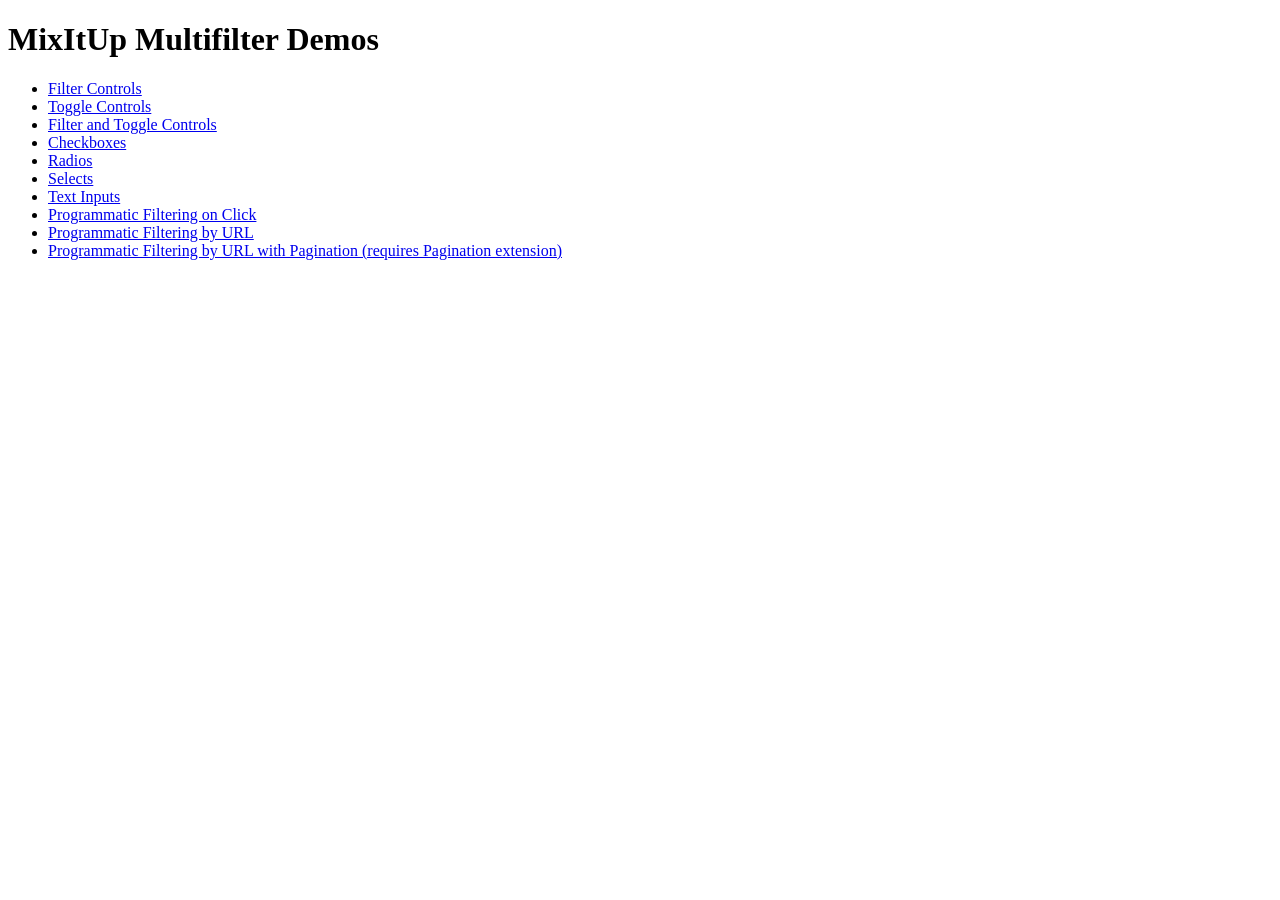
<file: mixitup-multifilter-master - Copy/demos/index.html>
<!DOCTYPE html>
<html>
    <head>
        <title>MixItUp Multifilter Demos</title>
    </head>
    <body>
        <h1>MixItUp Multifilter Demos</h1>

        <ul>
            <li><a href="./filters/">Filter Controls</a></li>
            <li><a href="./toggles/">Toggle Controls</a></li>
            <li><a href="./filters-and-toggles/">Filter and Toggle Controls</a></li>
            <li><a href="./checkboxes/">Checkboxes</a></li>
            <li><a href="./radios/">Radios</a></li>
            <li><a href="./selects/">Selects</a></li>
            <li><a href="./text-inputs/">Text Inputs</a></li>

            <li><a href="./programmatic-filtering-on-click/">Programmatic Filtering on Click</a></li>
            <li><a href="./programmatic-filtering-by-url/">Programmatic Filtering by URL</a></li>
            <li><a href="./programmatic-filtering-by-url-with-pagination/">Programmatic Filtering by URL with Pagination (requires Pagination extension)</a></li>
        </ul>
    </body>
</html>
</file>
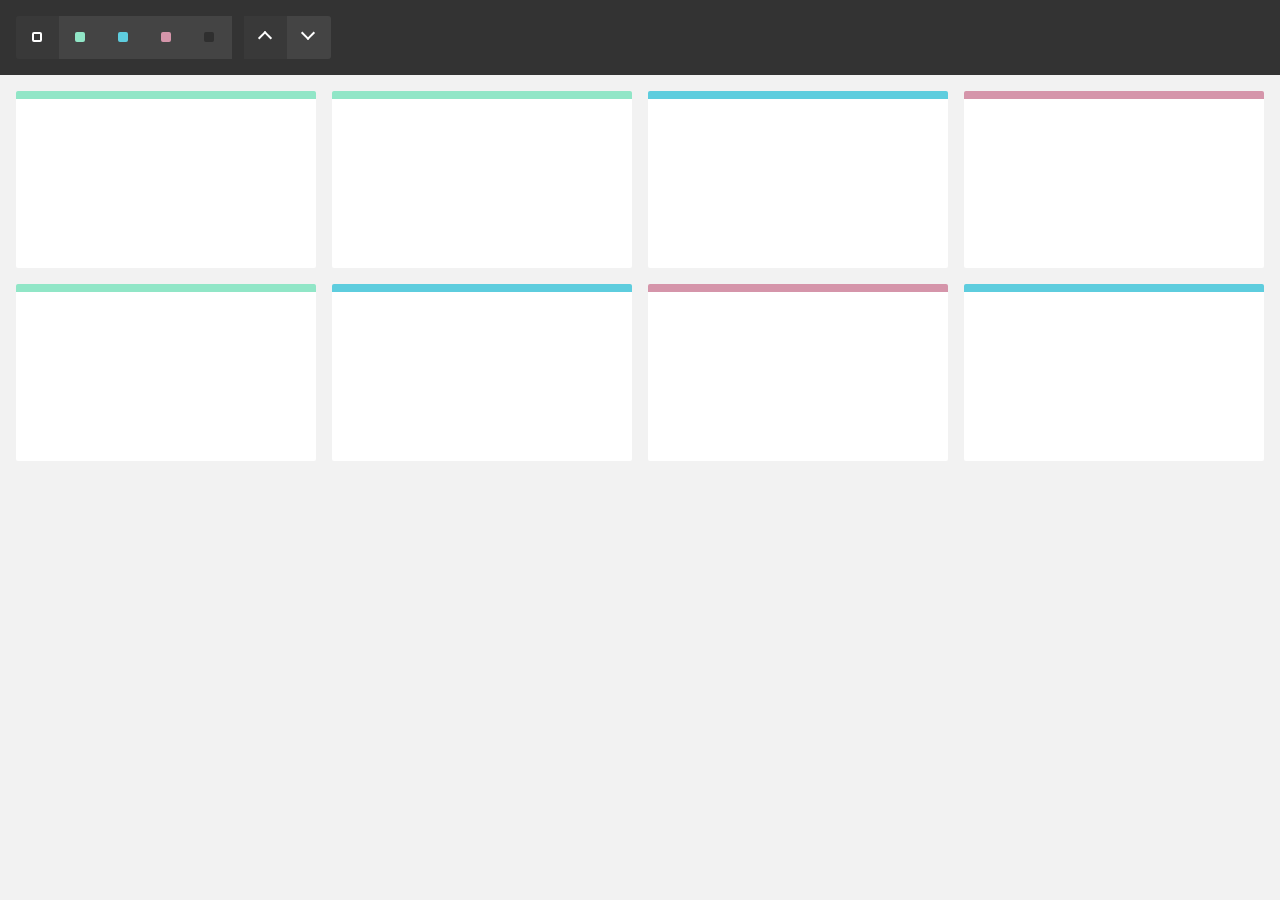
<file: mixitup-3 - Copy/demos/attribute-selectors/index.html>
<!DOCTYPE html>
<html>
    <head>
        <meta name="viewport" content="width=device-width, initial-scale=1">

        <link href="../reset.css" rel="stylesheet"/>
        <link href="./style.css" rel="stylesheet"/>

        <title>MixItUp Demo - Querying via Attribute Selectors</title>
    </head>
    <body>
        <div class="controls">
            <button type="button" class="control" data-filter="all">All</button>
            <button type="button" class="control" data-filter=".green">Green</button>
            <button type="button" class="control" data-filter=".blue">Blue</button>
            <button type="button" class="control" data-filter=".pink">Pink</button>
            <button type="button" class="control" data-filter="none">None</button>

            <button type="button" class="control" data-sort="default:asc">Asc</button>
            <button type="button" class="control" data-sort="default:desc">Desc</button>
        </div>

        <div class="container" data-ref="mixitup-container">
            <div class="item green" data-ref="mixitup-target"></div>
            <div class="item green" data-ref="mixitup-target"></div>
            <div class="item blue" data-ref="mixitup-target"></div>
            <div class="item pink" data-ref="mixitup-target"></div>
            <div class="item green" data-ref="mixitup-target"></div>
            <div class="item blue" data-ref="mixitup-target"></div>
            <div class="item pink" data-ref="mixitup-target"></div>
            <div class="item blue" data-ref="mixitup-target"></div>

            <div class="gap"></div>
            <div class="gap"></div>
            <div class="gap"></div>
        </div>

        <script src="../../dist/mixitup.min.js"></script>

        <script>
            var containerEl = document.querySelector('[data-ref~="mixitup-container"]');

            var mixer = mixitup(containerEl, {
                selectors: {
                    target: '[data-ref~="mixitup-target"]'
                }
            });
        </script>
    </body>
</html>
</file>
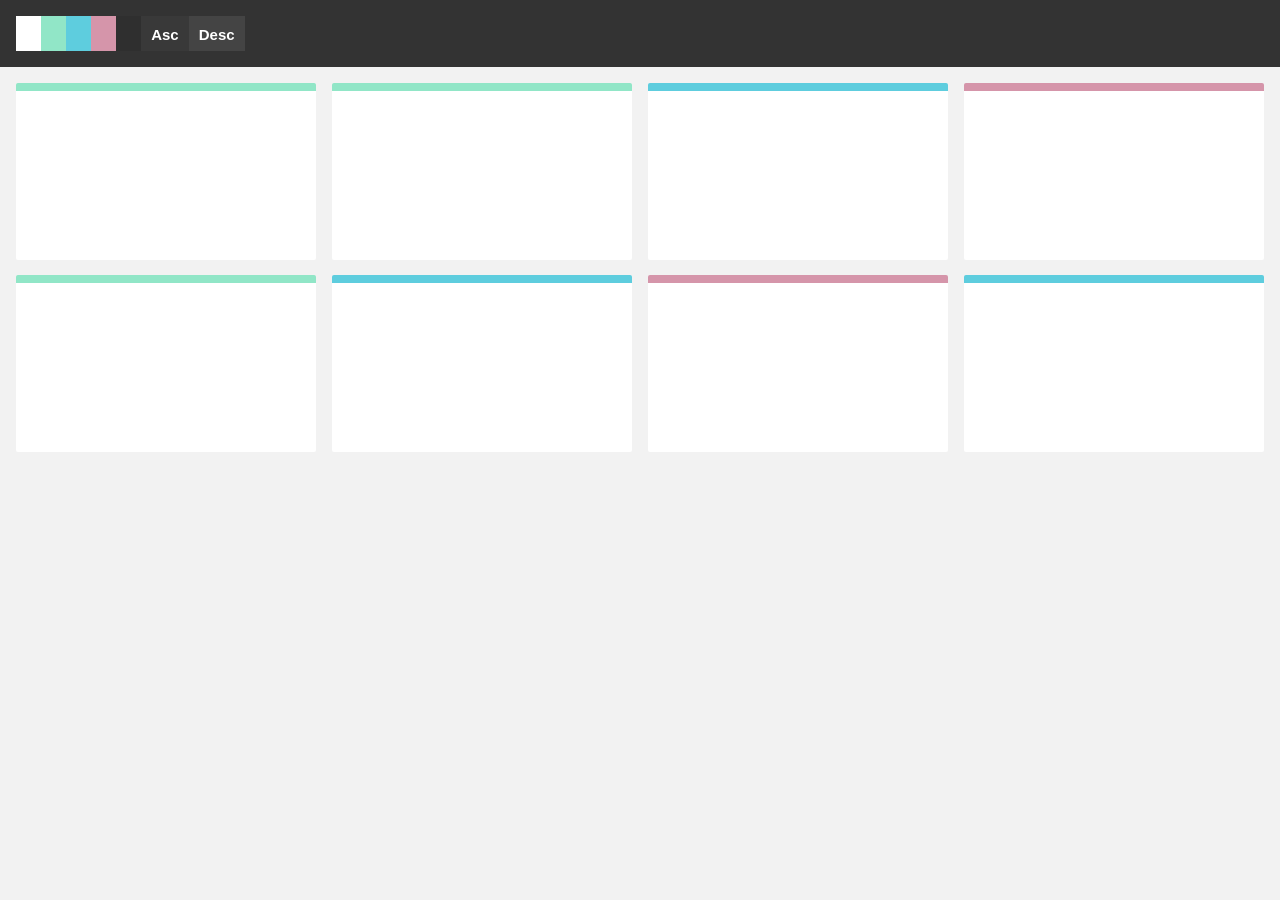
<file: mixitup-3 - Copy/demos/basic-ie-8/index.html>
<!DOCTYPE html>
<html>
    <head>
        <meta name="viewport" content="width=device-width, initial-scale=1">

        <link href="../reset.css" rel="stylesheet"/>
        <link href="./style.css" rel="stylesheet"/>

        <title>MixItUp Demo - Basic (IE8 Compatible Layout)</title>
    </head>
    <body>
        <div class="controls">
            <button type="button" class="control" data-filter="all"></button>
            <button type="button" class="control" data-filter=".green"></button>
            <button type="button" class="control" data-filter=".blue"></button>
            <button type="button" class="control" data-filter=".pink"></button>
            <button type="button" class="control" data-filter="none"></button>

            <button type="button" class="control" data-sort="default:asc">Asc</button>
            <button type="button" class="control" data-sort="default:desc">Desc</button>
        </div>

        <div class="container">
            <div class="mix green"></div>
            <div class="mix green"></div>
            <div class="mix blue"></div>
            <div class="mix pink"></div>
            <div class="mix green"></div>
            <div class="mix blue"></div>
            <div class="mix pink"></div>
            <div class="mix blue"></div>

            <div class="gap"></div>
            <div class="gap"></div>
            <div class="gap"></div>
        </div>

        <script src="../../dist/mixitup.min.js"></script>

        <script>
            var containerEl = document.querySelector('.container');

            var mixer = mixitup(containerEl);
        </script>
    </body>
</html>
</file>
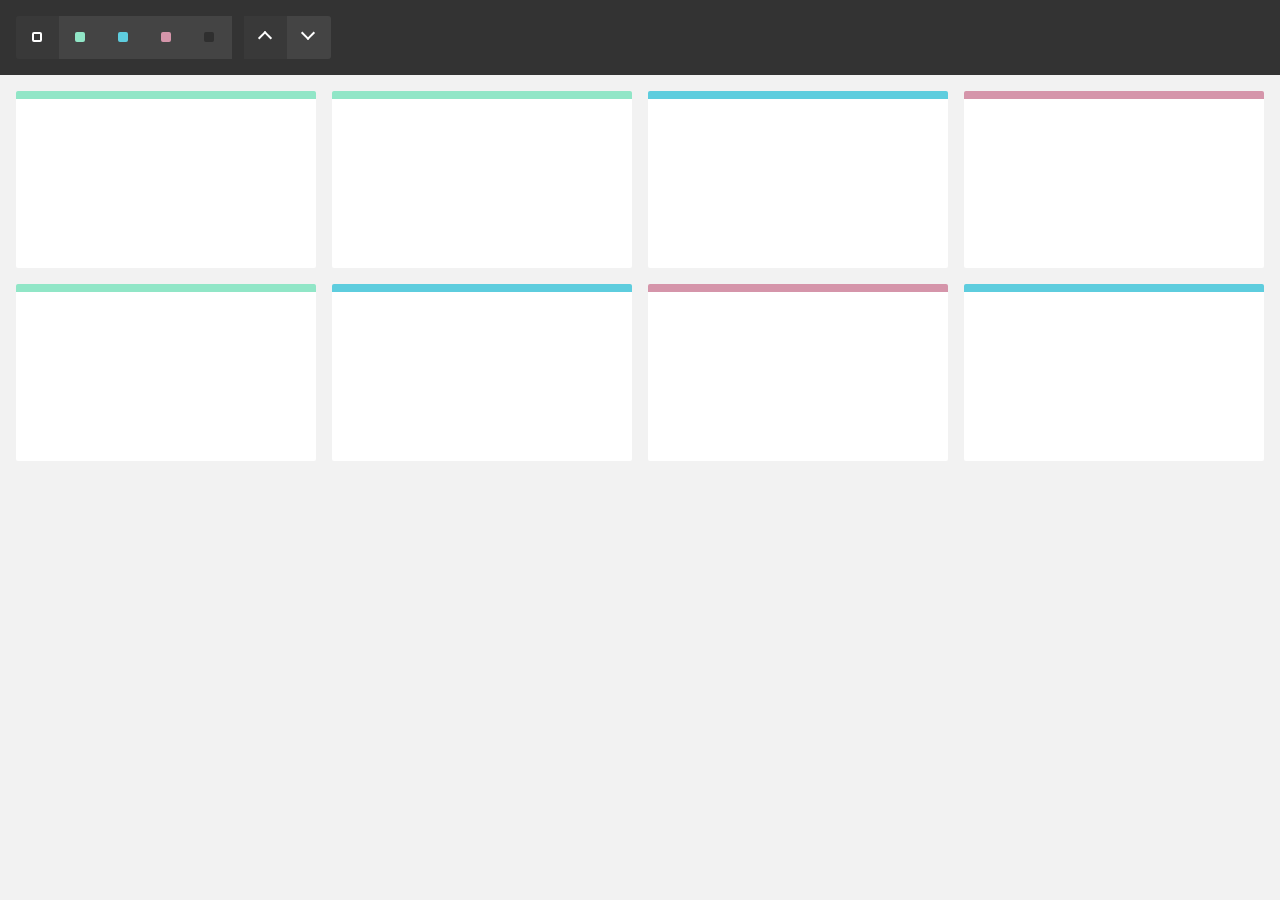
<file: mixitup-3 - Copy/demos/basic/index.html>
<!DOCTYPE html>
<html>
    <head>
        <meta name="viewport" content="width=device-width, initial-scale=1">

        <link href="../reset.css" rel="stylesheet"/>
        <link href="./style.css" rel="stylesheet"/>

        <title>MixItUp Demo - Basic</title>
    </head>
    <body>
        <div class="controls">
            <button type="button" class="control" data-filter="all">All</button>
            <button type="button" class="control" data-filter=".green">Green</button>
            <button type="button" class="control" data-filter=".blue">Blue</button>
            <button type="button" class="control" data-filter=".pink">Pink</button>
            <button type="button" class="control" data-filter="none">None</button>

            <button type="button" class="control" data-sort="default:asc">Asc</button>
            <button type="button" class="control" data-sort="default:desc">Desc</button>
        </div>

        <div class="container">
            <div class="mix green"></div>
            <div class="mix green"></div>
            <div class="mix blue"></div>
            <div class="mix pink"></div>
            <div class="mix green"></div>
            <div class="mix blue"></div>
            <div class="mix pink"></div>
            <div class="mix blue"></div>

            <div class="gap"></div>
            <div class="gap"></div>
            <div class="gap"></div>
        </div>

        <script src="../../dist/mixitup.min.js"></script>

        <script>
            var containerEl = document.querySelector('.container');

            var mixer = mixitup(containerEl);
        </script>
    </body>
</html>
</file>
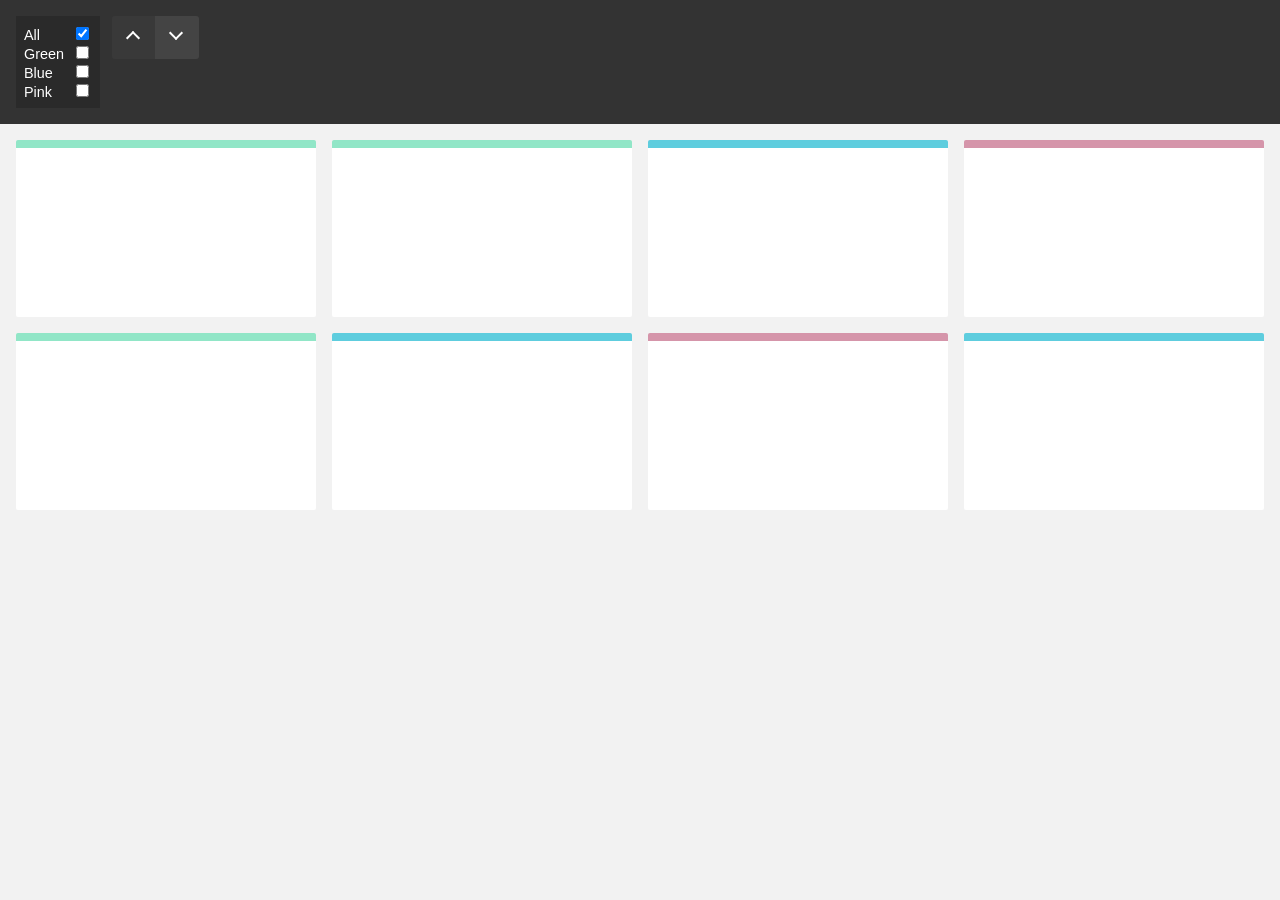
<file: mixitup-3 - Copy/demos/checkboxes-with-reset-checkbox/index.html>
<!DOCTYPE html>
<html>
    <head>
        <meta name="viewport" content="width=device-width, initial-scale=1">

        <link href="../reset.css" rel="stylesheet"/>
        <link href="./style.css" rel="stylesheet"/>

        <title>MixItUp Demo - Checkboxes with Reset Checkbox</title>
    </head>
    <body>
        <div class="controls">
            <div class="checkbox-group">
                <div class="checkbox">
                    <label class="checkbox-label">All</label>
                    <input type="checkbox" value="all" checked/>
                </div>

                <div class="checkbox">
                    <label class="checkbox-label">Green</label>
                    <input type="checkbox" value=".green"/>
                </div>

                <div class="checkbox">
                    <label class="checkbox-label">Blue</label>
                    <input type="checkbox" value=".blue"/>
                </div>

                <div class="checkbox">
                    <label class="checkbox-label">Pink</label>
                    <input type="checkbox" value=".pink"/>
                </div>
            </div>

            <button type="button" class="control" data-sort="default:asc">Asc</button>
            <button type="button" class="control" data-sort="default:desc">Desc</button>
        </div>

        <div class="container">
            <div class="mix green"></div>
            <div class="mix green"></div>
            <div class="mix blue"></div>
            <div class="mix pink"></div>
            <div class="mix green"></div>
            <div class="mix blue"></div>
            <div class="mix pink"></div>
            <div class="mix blue"></div>

            <div class="gap"></div>
            <div class="gap"></div>
            <div class="gap"></div>
        </div>

        <script src="../../dist/mixitup.min.js"></script>

        <script>
            // In this example, we must bind a 'change' event handler to
            // our checkboxes, then interact with the mixer via
            // its .filter() API methods.

            var containerEl = document.querySelector('.container');
            var checkboxGroup = document.querySelector('.checkbox-group');
            var checkboxes = checkboxGroup.querySelectorAll('input[type="checkbox"]');
            var allCheckbox = checkboxGroup.querySelector('input[value="all"]');

            var mixer = mixitup(containerEl);

            checkboxGroup.addEventListener('change', function(e) {
                var selectors = [];
                var checkbox;
                var i;

                if (e.target === allCheckbox && e.target.checked) {
                    // If the "all" checkbox was checked, uncheck all other checkboxes

                    for (i = 0; i < checkboxes.length; i++) {
                        checkbox = checkboxes[i];

                        if (checkbox !== allCheckbox) checkbox.checked = false;
                    }
                } else {
                    // Another checkbox was changed, uncheck "all".

                    allCheckbox.checked = false;
                }

                // Iterate through all checkboxes, pushing the
                // values of those that are checked into an array

                for (i = 0; i < checkboxes.length; i++) {
                    checkbox = checkboxes[i];

                    if (checkbox.checked) selectors.push(checkbox.value);
                }

                // If there are values in the array, join it into a string
                // using your desired logic, and send to the mixer's .filter()
                // method, otherwise filter by 'all'

                var selectorString = selectors.length > 0 ?
                    selectors.join(',') : // or '.' for AND logic
                    'all';

                mixer.filter(selectorString);
            });
        </script>
    </body>
</html>
</file>
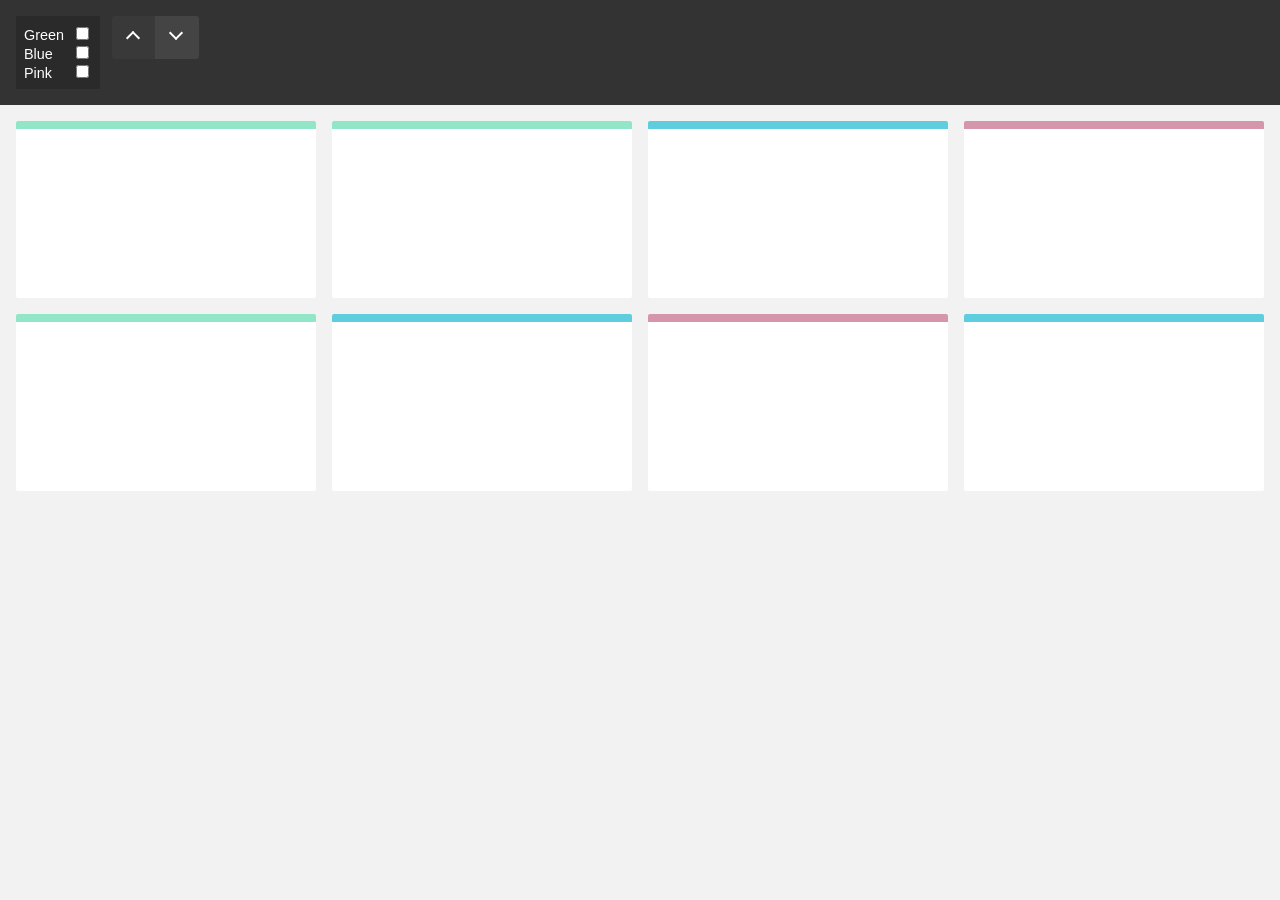
<file: mixitup-3 - Copy/demos/checkboxes/index.html>
<!DOCTYPE html>
<html>
    <head>
        <meta name="viewport" content="width=device-width, initial-scale=1">

        <link href="../reset.css" rel="stylesheet"/>
        <link href="./style.css" rel="stylesheet"/>

        <title>MixItUp Demo - Checkboxes</title>
    </head>
    <body>
        <div class="controls">
            <div class="checkbox-group">
                <div class="checkbox">
                    <label class="checkbox-label">Green</label>
                    <input type="checkbox" value=".green"/>
                </div>

                <div class="checkbox">
                    <label class="checkbox-label">Blue</label>
                    <input type="checkbox" value=".blue"/>
                </div>

                <div class="checkbox">
                    <label class="checkbox-label">Pink</label>
                    <input type="checkbox" value=".pink"/>
                </div>
            </div>

            <button type="button" class="control" data-sort="default:asc">Asc</button>
            <button type="button" class="control" data-sort="default:desc">Desc</button>
        </div>

        <div class="container">
            <div class="mix green"></div>
            <div class="mix green"></div>
            <div class="mix blue"></div>
            <div class="mix pink"></div>
            <div class="mix green"></div>
            <div class="mix blue"></div>
            <div class="mix pink"></div>
            <div class="mix blue"></div>

            <div class="gap"></div>
            <div class="gap"></div>
            <div class="gap"></div>
        </div>

        <script src="../../dist/mixitup.min.js"></script>

        <script>
            // In this example, we must bind a 'change' event handler to
            // our checkboxes, then interact with the mixer via
            // its .filter() API methods.

            var containerEl = document.querySelector('.container');
            var checkboxGroup = document.querySelector('.checkbox-group');
            var checkboxes = checkboxGroup.querySelectorAll('input[type="checkbox"]');

            var mixer = mixitup(containerEl);

            checkboxGroup.addEventListener('change', function() {
                var selectors = [];

                // Iterate through all checkboxes, pushing the
                // values of those that are checked into an array

                for (var i = 0; i < checkboxes.length; i++) {
                    var checkbox = checkboxes[i];

                    if (checkbox.checked) selectors.push(checkbox.value);
                }

                // If there are values in the array, join it into a string
                // using your desired logic, and send to the mixer's .filter()
                // method, otherwise filter by 'all'

                var selectorString = selectors.length > 0 ?
                    selectors.join(',') : // or '.' for AND logic
                    'all';

                mixer.filter(selectorString);
            });
        </script>
    </body>
</html>
</file>
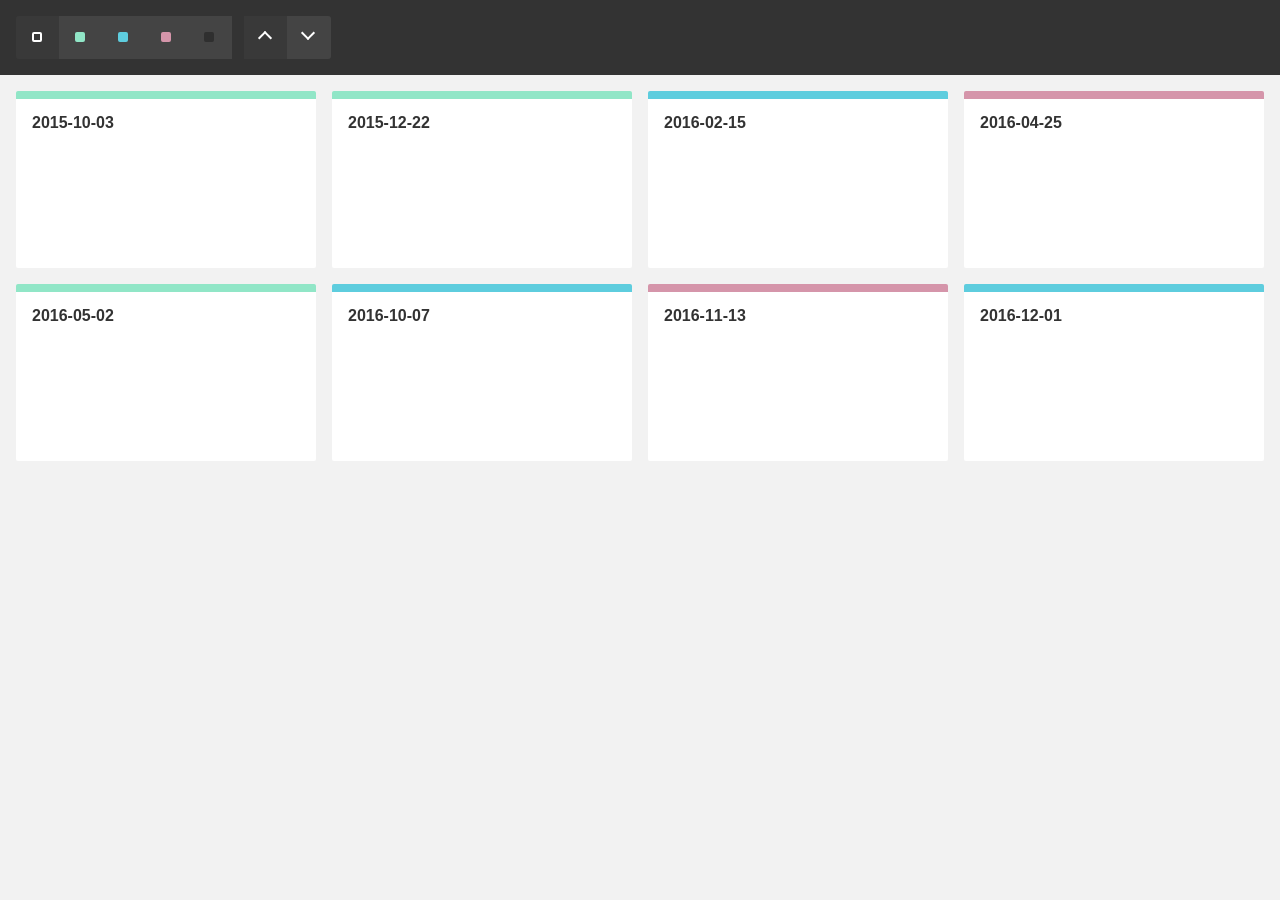
<file: mixitup-3 - Copy/demos/dataset-empty-container/index.html>
<!DOCTYPE html>
<html>
    <head>
        <meta name="viewport" content="width=device-width, initial-scale=1">

        <link href="../reset.css" rel="stylesheet"/>
        <link href="./style.css" rel="stylesheet"/>

        <title>MixItUp Demo - Dataset with an Empty Container</title>
    </head>
    <body>
        <div class="controls" data-ref="controls">
            <button type="button" class="control control-filter" data-ref="filter" data-color="all">All</button>
            <button type="button" class="control control-filter" data-ref="filter" data-color="green">Green</button>
            <button type="button" class="control control-filter" data-ref="filter" data-color="blue">Blue</button>
            <button type="button" class="control control-filter" data-ref="filter" data-color="pink">Pink</button>
            <button type="button" class="control control-filter" data-ref="filter" data-color="none">None</button>

            <button type="button" class="control control-sort" data-ref="sort" data-key="publishedDate" data-order="asc">Asc</button>
            <button type="button" class="control control-sort" data-ref="sort" data-key="publishedDate" data-order="desc">Desc</button>
        </div>

        <div class="container" data-ref="container">
            <div class="gap" data-ref="first-gap"></div>
            <div class="gap"></div>
            <div class="gap"></div>
        </div>

        <script src="../mock-api.js"></script>
        <script src="../../dist/mixitup.min.js"></script>

        <script>
            // Typically, our data would live in a DB and be retrieved via a JSON API, but in
            // this demo we will create a mock dataset using an array literal:

            var items = [
                {
                    id: 1,
                    color: 'green',
                    publishedDate: '2015-10-03'
                },
                {
                    id: 2,
                    color: 'green',
                    publishedDate: '2015-12-22'
                },
                {
                    id: 3,
                    color: 'blue',
                    publishedDate: '2016-02-15'
                },
                {
                    id: 4,
                    color: 'pink',
                    publishedDate: '2016-04-25'
                },
                {
                    id: 5,
                    color: 'green',
                    publishedDate: '2016-05-02'
                },
                {
                    id: 6,
                    color: 'blue',
                    publishedDate: '2016-10-07'
                },
                {
                    id: 7,
                    color: 'pink',
                    publishedDate: '2016-11-13'
                },
                {
                    id: 8,
                    color: 'blue',
                    publishedDate: '2016-12-01'
                }
            ];

            // The `Api` class is not part of MixItUp and has been created to mock
            // the asyncronous fetching of data for this demo. To use it, we must
            // create an api instance, passing in our mock data to represent the
            // contents of a DB.

            var api = new Api(items);

            // As we'll be building and binding our own UI, we'll start with caching
            // references to any DOM elements we'll need to work with

            var controls  = document.querySelector('[data-ref="controls"]');
            var filters   = document.querySelectorAll('[data-ref="filter"]');
            var sorts     = document.querySelectorAll('[data-ref="sort"]');
            var container = document.querySelector('[data-ref="container"]');

            // "Gap" elements are used to maintain even columns in a justified grid. See our
            // "MixItUp Grid Layouts" tutorial for more information.

            var firstGap = document.querySelector('[data-ref="first-gap"]');

            // We'll need to keep track of our active current filter so
            // that we can sort within the current filter.

            var activeColor = '';

            // Instantiate and configure the mixer

            var mixer = mixitup(container, {
                selectors: {
                    target: '[data-ref="item"]' // Query targets with an attribute selector to keep our JS and styling classes seperate
                },
                layout: {
                    siblingAfter: firstGap // Ensure the first "gap" element is known to mixitup incase of insertion into an empty container
                },
                data: {
                    uidKey: 'id' // Our data model must have a unique id. In this case, its key is 'id'
                },
                render: { // We must provide a target render function incase we need to render new items not in the initial dataset (not used in this demo)
                    target: function(item) {
                        return '<div class="item ' + item.color + '" data-ref="item"><time class="published-date">' + item.publishedDate + '</time></div>';
                    }
                }
            });

            /**
             * A helper function to set an active styling class on an active button,
             * and remove it from its siblings at the same time.
             *
             * @param {HTMLElement} activeButton
             * @param {HTMLELement[]} siblings
             * @return {void}
             */

            function activateButton(activeButton, siblings) {
                var button;
                var i;

                for (i = 0; i < siblings.length; i++) {
                    button = siblings[i];

                    button.classList[button === activeButton ? 'add' : 'remove']('control-active');
                }
            }

            /**
             * A click handler to detect the type of button clicked, read off the
             * relevent attributes, call the API, and trigger a dataset operation.
             *
             * @param   {HTMLElement} button
             * @return  {void}
             */

            function handleButtonClick(button) {
                // Define default values for color, sortBy and order
                // incase they are not present in the clicked button

                var color  = activeColor;
                var sortBy = 'id';
                var order  = 'asc';

                // If button is already active, or an operation is in progress, ignore the click

                if (button.classList.contains('control-active') || mixer.isMixing()) return;

                // Else, check what type of button it is, if any

                if (button.matches('[data-ref="filter"]')) {
                    // Filter button

                    activateButton(button, filters);

                    color = activeColor = button.getAttribute('data-color');
                } else if (button.matches('[data-ref="sort"]')) {
                    // Sort button

                    activateButton(button, sorts);

                    sortBy = button.getAttribute('data-key');
                    order = button.getAttribute('data-order');
                } else {
                    // Not a button

                    return;
                }

                // Now that we have our color filter and sorting order, we can fetch some data from the API.

                api.get({
                    color: color,
                    $sort_by: sortBy,
                    $order: order
                })
                    .then(function(items) {
                        // Our api returns an array of items which we can send
                        // straight to our mixer using the .dataset() method

                        return mixer.dataset(items);
                    })
                    .then(function(state) {
                        console.log('fetched ' + state.activeDataset.length + ' items');
                    })
                    .catch(console.error.bind(console));
            }

            // We can now set up a handler to listen for "click" events on our UI buttons

            controls.addEventListener('click', function(e) {
                handleButtonClick(e.target);
            });

            // Set controls the active controls on startup to match the default filter and sort

            activateButton(controls.querySelector('[data-color="all"]'), filters);
            activateButton(controls.querySelector('[data-order="asc"]'), sorts);

            // Finally, load the full dataset into the mixer

            mixer.dataset(items)
                .then(function(state) {
                    console.log('loaded ' + state.activeDataset.length + ' items');
                });

            // NB: Always remember to destroy the instance with mixer.destroy() when your
            // component unmounts to ensure that event handlers are unbound and the
            // instance can be garbage collected.
        </script>
    </body>
</html>
</file>
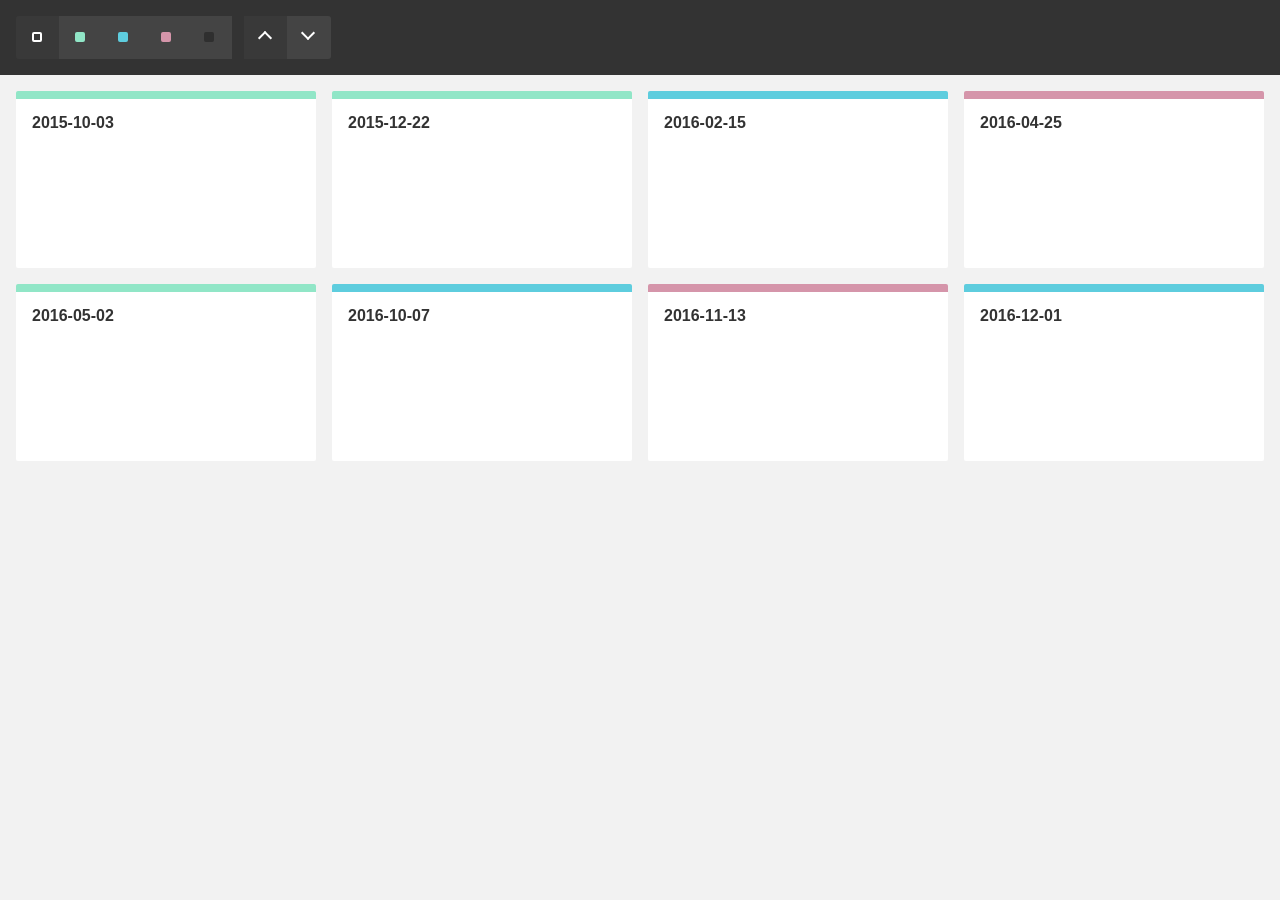
<file: mixitup-3 - Copy/demos/dataset-pre-rendered-targets/index.html>
<!DOCTYPE html>
<html>
    <head>
        <meta name="viewport" content="width=device-width, initial-scale=1">

        <link href="../reset.css" rel="stylesheet"/>
        <link href="./style.css" rel="stylesheet"/>

        <title>MixItUp Demo - Dataset with Pre-rendered Targets</title>
    </head>
    <body>
        <div class="controls" data-ref="controls">
            <button type="button" class="control control-filter" data-ref="filter" data-color="all">All</button>
            <button type="button" class="control control-filter" data-ref="filter" data-color="green">Green</button>
            <button type="button" class="control control-filter" data-ref="filter" data-color="blue">Blue</button>
            <button type="button" class="control control-filter" data-ref="filter" data-color="pink">Pink</button>
            <button type="button" class="control control-filter" data-ref="filter" data-color="none">None</button>

            <button type="button" class="control control-sort" data-ref="sort" data-key="publishedDate" data-order="asc">Asc</button>
            <button type="button" class="control control-sort" data-ref="sort" data-key="publishedDate" data-order="desc">Desc</button>
        </div>

        <div class="container" data-ref="container">
            <div class="item green" data-ref="item">
                <time class="published-date">2015-10-03</time>
            </div>

            <div class="item green" data-ref="item">
                <time class="published-date">2015-12-22</time>
            </div>

            <div class="item blue" data-ref="item">
                <time class="published-date">2016-02-15</time>
            </div>

            <div class="item pink" data-ref="item">
                <time class="published-date">2016-04-25</time>
            </div>

            <div class="item green" data-ref="item">
                <time class="published-date">2016-05-02</time>
            </div>

            <div class="item blue" data-ref="item">
                <time class="published-date">2016-10-07</time>
            </div>

            <div class="item pink" data-ref="item">
                <time class="published-date">2016-11-13</time>
            </div>

            <div class="item blue" data-ref="item">
                <time class="published-date">2016-12-01</time>
            </div>

            <div class="gap" data-ref="first-gap"></div>
            <div class="gap"></div>
            <div class="gap"></div>
        </div>

        <script src="../mock-api.js"></script>
        <script src="../../dist/mixitup.min.js"></script>

        <script>
            // Typically, our data would live in a DB and be retrieved via a JSON API, but in
            // this demo we will create a mock dataset using an array literal.

            // You will notice that this data exactly matches our pre-rendered targets.

            var items = [
                {
                    id: 1,
                    color: 'green',
                    publishedDate: '2015-10-03'
                },
                {
                    id: 2,
                    color: 'green',
                    publishedDate: '2015-12-22'
                },
                {
                    id: 3,
                    color: 'blue',
                    publishedDate: '2016-02-15'
                },
                {
                    id: 4,
                    color: 'pink',
                    publishedDate: '2016-04-25'
                },
                {
                    id: 5,
                    color: 'green',
                    publishedDate: '2016-05-02'
                },
                {
                    id: 6,
                    color: 'blue',
                    publishedDate: '2016-10-07'
                },
                {
                    id: 7,
                    color: 'pink',
                    publishedDate: '2016-11-13'
                },
                {
                    id: 8,
                    color: 'blue',
                    publishedDate: '2016-12-01'
                }
            ];

            // The `Api` class is not part of MixItUp and has been created to mock
            // the asyncronous fetching of data for this demo. To use it, we must
            // create an api instance, passing in our mock data to represent the
            // contents of a DB.

            var api = new Api(items);

            // As we'll be building and binding our own UI, we'll start with caching
            // references to any DOM elements we'll need to work with

            var controls  = document.querySelector('[data-ref="controls"]');
            var filters   = document.querySelectorAll('[data-ref="filter"]');
            var sorts     = document.querySelectorAll('[data-ref="sort"]');
            var container = document.querySelector('[data-ref="container"]');

            // "Gap" elements are used to maintain even columns in a justified grid. See our
            // "MixItUp Grid Layouts" tutorial for more information.

            var firstGap = document.querySelector('[data-ref="first-gap"]');

            // We'll need to keep track of our active current filter so
            // that we can sort within the current filter.

            var activeColor = '';

            // Instantiate and configure the mixer

            var mixer = mixitup(container, {
                selectors: {
                    target: '[data-ref="item"]' // Query targets with an attribute selector to keep our JS and styling classes seperate
                },
                layout: {
                    siblingAfter: firstGap // Ensure the first "gap" element is known to mixitup incase of insertion into an empty container
                },
                load: {
                    dataset: items // As we have pre-rendered targets, we must "prime" MixItUp with their underlying data
                },
                data: {
                    uidKey: 'id' // Our data model must have a unique id. In this case, its key is 'id'
                },
                render: { // We must provide a target render function incase we need to render new items not in the initial dataset (not used in this demo)
                    target: function(item) {
                        return '<div class="item ' + item.color + '" data-ref="item"><time class="published-date">' + item.publishedDate + '</time></div>';
                    }
                }
            });

            /**
             * A helper function to set an active styling class on an active button,
             * and remove it from its siblings at the same time.
             *
             * @param {HTMLElement} activeButton
             * @param {HTMLELement[]} siblings
             * @return {void}
             */

            function activateButton(activeButton, siblings) {
                var button;
                var i;

                for (i = 0; i < siblings.length; i++) {
                    button = siblings[i];

                    button.classList[button === activeButton ? 'add' : 'remove']('control-active');
                }
            }

            /**
             * A click handler to detect the type of button clicked, read off the
             * relevent attributes, call the API, and trigger a dataset operation.
             *
             * @param   {HTMLElement} button
             * @return  {void}
             */

            function handleButtonClick(button) {
                // Define default values for color, sortBy and order
                // incase they are not present in the clicked button

                var color  = activeColor;
                var sortBy = 'id';
                var order  = 'asc';

                // If button is already active, or an operation is in progress, ignore the click

                if (button.classList.contains('control-active') || mixer.isMixing()) return;

                // Else, check what type of button it is, if any

                if (button.matches('[data-ref="filter"]')) {
                    // Filter button

                    activateButton(button, filters);

                    color = activeColor = button.getAttribute('data-color');
                } else if (button.matches('[data-ref="sort"]')) {
                    // Sort button

                    activateButton(button, sorts);

                    sortBy = button.getAttribute('data-key');
                    order = button.getAttribute('data-order');
                } else {
                    // Not a button

                    return;
                }

                // Now that we have our color filter and sorting order, we can fetch some data from the API.

                api.get({
                    color: color,
                    $sort_by: sortBy,
                    $order: order
                })
                    .then(function(items) {
                        // Our api returns an array of items which we can send
                        // straight to our mixer using the .dataset() method

                        return mixer.dataset(items);
                    })
                    .then(function(state) {
                        console.log('fetched ' + state.activeDataset.length + ' items');
                    })
                    .catch(console.error.bind(console));
            }

            // We can now set up a handler to listen for "click" events on our UI buttons

            controls.addEventListener('click', function(e) {
                handleButtonClick(e.target);
            });

            // Set controls the active controls on startup to match the default filter and sort

            activateButton(controls.querySelector('[data-color="all"]'), filters);
            activateButton(controls.querySelector('[data-order="asc"]'), sorts);

            // NB: Always remember to destroy the instance with mixer.destroy() when your
            // component unmounts to ensure that event handlers are unbound and the
            // instance can be garbage collected.
        </script>
    </body>
</html>
</file>
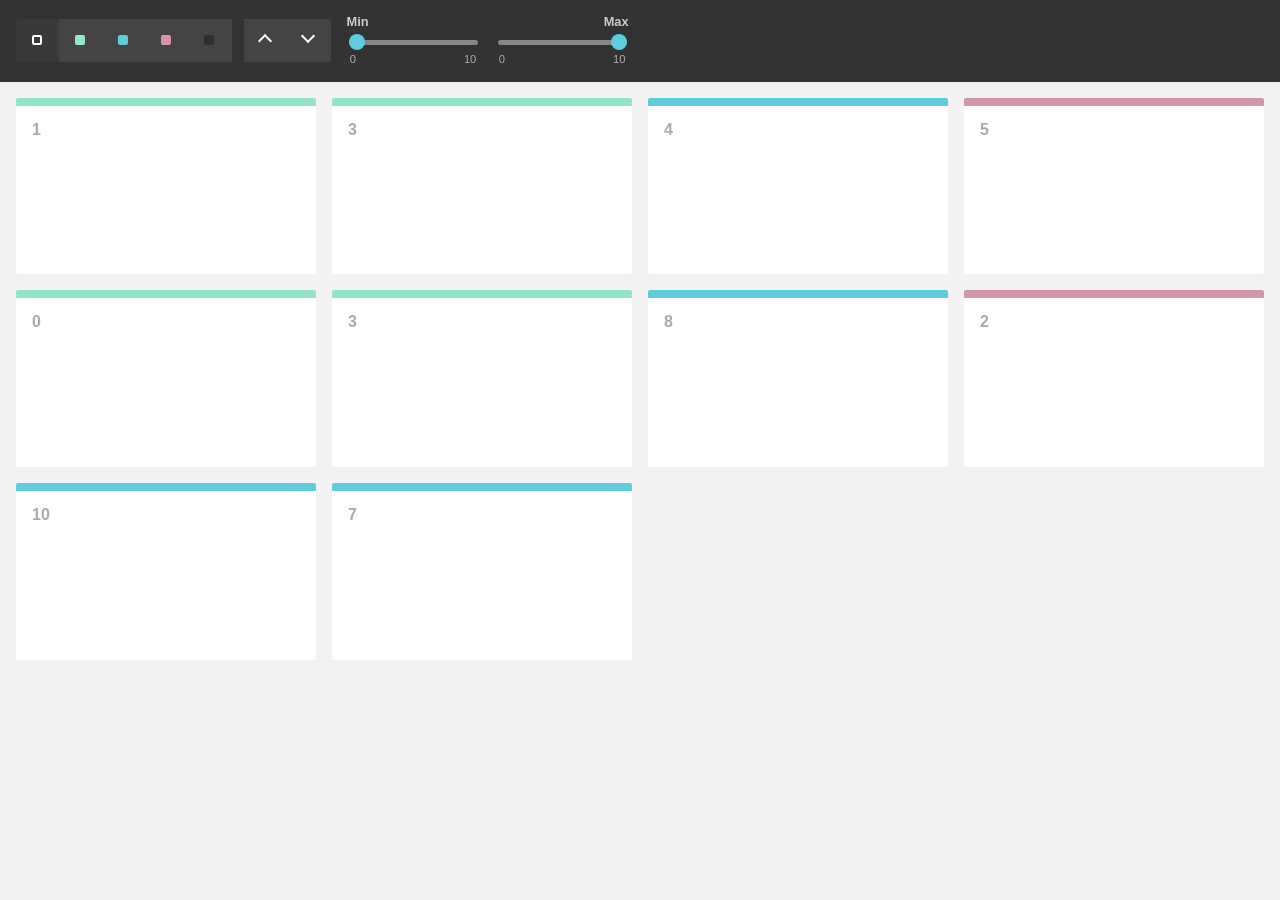
<file: mixitup-3 - Copy/demos/filtering-by-range/index.html>
<!DOCTYPE html>
<html>
    <head>
        <meta name="viewport" content="width=device-width, initial-scale=1">

        <link href="../reset.css" rel="stylesheet"/>
        <link href="./style.css" rel="stylesheet"/>

        <title>MixItUp Demo - Filtering by Range</title>

        <!--
        This demo hooks into MixItUp's plugins API to provide a means of applying
        additional non-selector-based contraints to our filtering logic, such as a
        minimum and maximum range.

        Although this demo uses the native <input type="range"> only, you are free to use any
        specialised range slider UI library instead (e.g. Bootstrap, jQuery UI, etc). Simply
        update the `getRange()` function to read values in from your plugin's API instead.

        NB: REQUIRES MixItUp v3.3.0 OR LATER!
        -->
    </head>
    <body>
        <div class="controls">
            <button type="button" class="control" data-filter="all">All</button>
            <button type="button" class="control" data-filter=".green">Green</button>
            <button type="button" class="control" data-filter=".blue">Blue</button>
            <button type="button" class="control" data-filter=".pink">Pink</button>
            <button type="button" class="control" data-filter="none">None</button>

            <button type="button" class="control" data-sort="size:asc">Asc</button>
            <button type="button" class="control" data-sort="size:desc">Desc</button>

            <datalist id="sizeLegend">
                <option value="0">
                <option value="1">
                <option value="2">
                <option value="3">
                <option value="4">
                <option value="6">
                <option value="7">
                <option value="8">
                <option value="9">
                <option value="10">
            </datalist>

            <div class="range-slider">
                <label class="range-slider-label">Min</label>

                <input name="minSize" class="range-slider-input" type="range" min="0" max="10" value="0" list="sizeLegend"/>
            </div>

            <div class="range-slider">
                <label class="range-slider-label">Max</label>

                <input name="maxSize" class="range-slider-input" type="range" min="0" max="10" value="10" list="sizeLegend"/>
            </div>
        </div>

        <div class="container" data-ref="container">
            <div class="mix green" data-size="1"></div>
            <div class="mix green" data-size="3"></div>
            <div class="mix blue" data-size="4"></div>
            <div class="mix pink" data-size="5"></div>
            <div class="mix green" data-size="0"></div>
            <div class="mix green" data-size="3"></div>
            <div class="mix blue" data-size="8"></div>
            <div class="mix pink" data-size="2"></div>
            <div class="mix blue" data-size="10"></div>
            <div class="mix blue" data-size="7"></div>

            <div class="gap"></div>
            <div class="gap"></div>
            <div class="gap"></div>
        </div>

        <script src="../../dist/mixitup.min.js"></script>

        <script>
            var container = document.querySelector('[data-ref="container"]');
            var minSizeRangeInput = document.querySelector('[name="minSize"]');
            var maxSizeRangeInput = document.querySelector('[name="maxSize"]');

            var mixer = mixitup(container, {
                animation: {
                    duration: 350
                }
            });

            /**
             * Reads the values from our two native range inputs, returning an object
             * with `min` and `max` numeric values.
             *
             * @return {object}
             */

            function getRange() {
                var min = Number(minSizeRangeInput.value);
                var max = Number(maxSizeRangeInput.value);

                return {
                    min: min,
                    max: max
                };
            }

            /**
             * Ensures that the mixer is re-filtered whenever the value of a range
             * input changes.
             *
             * @return {void}
             */

            function handleRangeInputChange() {
                mixer.filter(mixer.getState().activeFilter);
            }

            /**
             * Allows us to manipulate the test result (`true` or `false`) of a
             * target against the current filter selector(s) (e.g. `.blue`).
             *
             * In this case we want to apply an additional constraint of whether or not the
             * target is within an arbitrary range, and override the test result to `false`
             * if not. The function must always return the test result.
             *
             * @param {boolean} testResult
             *     A boolean indicating whether or not the target is passing the current filtering criteria.
             * @param {mixitup.Target} target
             *     A reference to the target being tested
             * @return {boolean}
             */

            function filterTestResult(testResult, target) {
                var size = Number(target.dom.el.getAttribute('data-size'));
                var range = getRange();

                if (size < range.min || size > range.max) {
                    testResult = false;
                }

                return testResult;
            }

            // Using the static method `registerFilter` from the MixItUp plugins API, we can
            // register the above function as a filter, to manipulate the value returned from the
            // `testResultEvaluateHideShow` hook.

            mixitup.Mixer.registerFilter('testResultEvaluateHideShow', 'range', filterTestResult);

            // Listen for change events from the two range inputs

            minSizeRangeInput.addEventListener('change', handleRangeInputChange);
            maxSizeRangeInput.addEventListener('change', handleRangeInputChange);
        </script>
    </body>
</html>
</file>
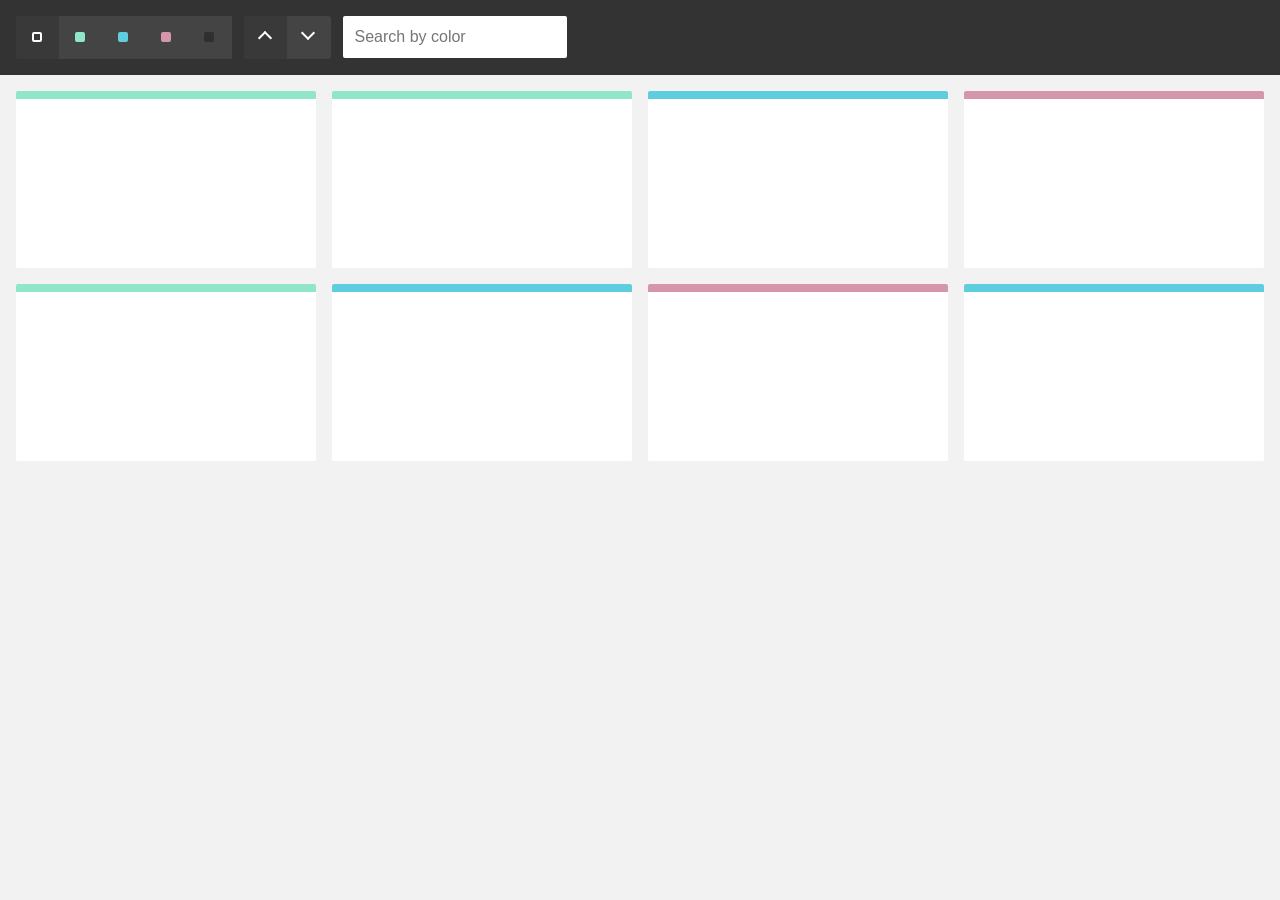
<file: mixitup-3 - Copy/demos/filtering-by-text-input/index.html>
<!DOCTYPE html>
<html>
    <head>
        <meta name="viewport" content="width=device-width, initial-scale=1">

        <link href="../reset.css" rel="stylesheet"/>
        <link href="./style.css" rel="stylesheet"/>

        <title>MixItUp Demo - Filtering by Text Input</title>
    </head>
    <body>
        <div class="controls">
            <button type="button" class="control" data-filter="all">All</button>
            <button type="button" class="control" data-filter=".green">Green</button>
            <button type="button" class="control" data-filter=".blue">Blue</button>
            <button type="button" class="control" data-filter=".pink">Pink</button>
            <button type="button" class="control" data-filter="none">None</button>

            <button type="button" class="control" data-sort="default:asc">Asc</button>
            <button type="button" class="control" data-sort="default:desc">Desc</button>

            <input type="text" class="input" data-ref="input-search" placeholder="Search by color"/>
        </div>

        <div class="container" data-ref="container">
            <div class="mix green"></div>
            <div class="mix green"></div>
            <div class="mix blue"></div>
            <div class="mix pink"></div>
            <div class="mix green"></div>
            <div class="mix blue"></div>
            <div class="mix pink"></div>
            <div class="mix blue"></div>

            <div class="gap"></div>
            <div class="gap"></div>
            <div class="gap"></div>
        </div>

        <script src="../../dist/mixitup.min.js"></script>

        <script>
            var container = document.querySelector('[data-ref="container"]');
            var inputSearch = document.querySelector('[data-ref="input-search"]');
            var keyupTimeout;

            var mixer = mixitup(container, {
                animation: {
                    duration: 350
                },
                callbacks: {
                    onMixClick: function() {
                        // Reset the search if a filter is clicked

                        if (this.matches('[data-filter]')) {
                            inputSearch.value = '';
                        }
                    }
                }
            });

            // Set up a handler to listen for "keyup" events from the search input

            inputSearch.addEventListener('keyup', function() {
                var searchValue;

                if (inputSearch.value.length < 3) {
                    // If the input value is less than 3 characters, don't send

                    searchValue = '';
                } else {
                    searchValue = inputSearch.value.toLowerCase().trim();
                }

                // Very basic throttling to prevent mixer thrashing. Only search
                // once 350ms has passed since the last keyup event

                clearTimeout(keyupTimeout);

                keyupTimeout = setTimeout(function() {
                    filterByString(searchValue);
                }, 350);
            });

            /**
             * Filters the mixer using a provided search string, which is matched against
             * the contents of each target's "class" attribute. Any custom data-attribute(s)
             * could also be used.
             *
             * @param  {string} searchValue
             * @return {void}
             */

            function filterByString(searchValue) {
                if (searchValue) {
                    // Use an attribute wildcard selector to check for matches

                    mixer.filter('[class*="' + searchValue + '"]');
                } else {
                    // If no searchValue, treat as filter('all')

                    mixer.filter('all');
                }
            }
        </script>
    </body>
</html>
</file>
<file: mixitup-3 - Copy/demos/attribute-selectors/style.css>
html,
body {
    height: 100%;
    background: #f2f2f2;
}

*,
*:before,
*:after {
    box-sizing: border-box;
}

/* Controls
---------------------------------------------------------------------- */

.controls {
    padding: 1rem;
    background: #333;
    font-size: 0.1px;
}

.control {
    position: relative;
    display: inline-block;
    width: 2.7rem;
    height: 2.7rem;
    background: #444;
    cursor: pointer;
    font-size: 0.1px;
    color: white;
    transition: background 150ms;
}

.control:hover {
    background: #3f3f3f;
}

.control[data-filter]:after {
    content: '';
    position: absolute;
    width: 10px;
    height: 10px;
    top: calc(50% - 6px);
    left: calc(50% - 6px);
    border: 2px solid currentColor;
    border-radius: 2px;
    background: currentColor;
    transition: background-color 150ms, border-color 150ms;
}

.control[data-sort]:after {
    content: '';
    position: absolute;
    width: 10px;
    height: 10px;
    border-top: 2px solid;
    border-left: 2px solid;
    top: calc(50% - 6px);
    left: calc(50% - 6px);
    transform:  translateY(1px) rotate(45deg);
}

.control[data-sort*=":desc"]:after {
    transform:  translateY(-4px) rotate(-135deg);
}

.mixitup-control-active {
    background: #393939;
}

.mixitup-control-active[data-filter]:after {
    background: transparent;
}

.control:first-of-type {
    border-radius: 3px 0 0 3px;
}

.control:last-of-type {
    border-radius: 0 3px 3px 0;
}

.control[data-filter] + .control[data-sort] {
    margin-left: .75rem;
}

.control[data-filter=".green"] {
    color: #91e6c7;
}

.control[data-filter=".blue"] {
    color: #5ecdde;
}

.control[data-filter=".pink"] {
    color: #d595aa;
}

.control[data-filter="none"] {
    color: #2f2f2f;
}

/* Container
---------------------------------------------------------------------- */

.container {
    padding: 1rem;
    text-align: justify;
    font-size: 0.1px;
}

.container:after {
    content: '';
    display: inline-block;
    width: 100%;
}

/* Grid Items
---------------------------------------------------------------------- */

.item,
.gap {
    display: inline-block;
    vertical-align: top;
}

.item {
    background: #fff;
    border-top: .5rem solid currentColor;
    border-radius: 2px;
    margin-bottom: 1rem;
    position: relative;
}

.item:before {
    content: '';
    display: inline-block;
    padding-top: 56.25%;
}

.item.green {
    color: #91e6c7;
}

.item.pink {
    color: #d595aa;
}

.item.blue {
    color: #5ecdde;
}

/* Grid Breakpoints
---------------------------------------------------------------------- */

/* 2 Columns */

.item,
.gap {
    width: calc(100%/2 - (((2 - 1) * 1rem) / 2));
}

/* 3 Columns */

@media screen and (min-width: 541px) {
    .item,
    .gap {
        width: calc(100%/3 - (((3 - 1) * 1rem) / 3));
    }
}

/* 4 Columns */

@media screen and (min-width: 961px) {
    .item,
    .gap {
        width: calc(100%/4 - (((4 - 1) * 1rem) / 4));
    }
}

/* 5 Columns */

@media screen and (min-width: 1281px) {
    .item,
    .gap {
        width: calc(100%/5 - (((5 - 1) * 1rem) / 5));
    }
}
</file>
<file: mixitup-3 - Copy/demos/basic-ie-8/style.css>
html,
body {
    height: 100%;
    background: #f2f2f2;
}

*,
*:before,
*:after {
    box-sizing: border-box;
}

/* Controls
---------------------------------------------------------------------- */

.controls {
    padding: 16px;
    background: #333;
    font-size: 0.1px;
}

.control {
    position: relative;
    display: inline-block;
    vertical-align: top;
    padding: 10px;
    font-size: 15px;
    height: 35px;
    min-width: 25px;
    background: #444;
    cursor: pointer;
    color: white;
    font-weight: 800;
    transition: background 150ms;
}

.control:hover {
    background: #3f3f3f;
}

.control[data-sort*=":desc"]:after {
    transform:  translateY(-4px) rotate(-135deg);
}

.mixitup-control-active {
    background: #393939;
}

.control[data-filter="all"] {
    background: #fff;
}

.control[data-filter=".green"] {
    background: #91e6c7;
}

.control[data-filter=".blue"] {
    background: #5ecdde;
}

.control[data-filter=".pink"] {
    background: #d595aa;
}

.control[data-filter="none"] {
    background: #2f2f2f;
}

/* Container
---------------------------------------------------------------------- */

.container {
    padding: 16px;
    text-align: justify;
    font-size: 0.1px;
}

.container:after {
    content: '';
    display: inline-block;
    width: 100%;
}

/* Target Elements
---------------------------------------------------------------------- */

.mix,
.gap {
    display: inline-block;
    vertical-align: top;
}

.mix {
    background: #fff;
    border-top: 8px solid transparent;
    border-radius: 2px;
    margin-bottom: 1.25%;
    position: relative;
}

.mix:before {
    content: '';
    display: inline-block;
    padding-top: 56.25%;
}

.mix.green {
    border-top-color: #91e6c7;
}

.mix.pink {
    border-top-color: #d595aa;
}

.mix.blue {
    border-top-color: #5ecdde;
}

.mix,
.gap {
    width: 24%;
}
</file>
<file: mixitup-3 - Copy/demos/basic/style.css>
html,
body {
    height: 100%;
    background: #f2f2f2;
}

*,
*:before,
*:after {
    box-sizing: border-box;
}

/* Controls
---------------------------------------------------------------------- */

.controls {
    padding: 1rem;
    background: #333;
    font-size: 0.1px;
}

.control {
    position: relative;
    display: inline-block;
    width: 2.7rem;
    height: 2.7rem;
    background: #444;
    cursor: pointer;
    font-size: 0.1px;
    color: white;
    transition: background 150ms;
}

.control:hover {
    background: #3f3f3f;
}

.control[data-filter]:after {
    content: '';
    position: absolute;
    width: 10px;
    height: 10px;
    top: calc(50% - 6px);
    left: calc(50% - 6px);
    border: 2px solid currentColor;
    border-radius: 2px;
    background: currentColor;
    transition: background-color 150ms, border-color 150ms;
}

.control[data-sort]:after {
    content: '';
    position: absolute;
    width: 10px;
    height: 10px;
    border-top: 2px solid;
    border-left: 2px solid;
    top: calc(50% - 6px);
    left: calc(50% - 6px);
    transform:  translateY(1px) rotate(45deg);
}

.control[data-sort*=":desc"]:after {
    transform:  translateY(-4px) rotate(-135deg);
}

.mixitup-control-active {
    background: #393939;
}

.mixitup-control-active[data-filter]:after {
    background: transparent;
}

.control:first-of-type {
    border-radius: 3px 0 0 3px;
}

.control:last-of-type {
    border-radius: 0 3px 3px 0;
}

.control[data-filter] + .control[data-sort] {
    margin-left: .75rem;
}

.control[data-filter=".green"] {
    color: #91e6c7;
}

.control[data-filter=".blue"] {
    color: #5ecdde;
}

.control[data-filter=".pink"] {
    color: #d595aa;
}

.control[data-filter="none"] {
    color: #2f2f2f;
}

/* Container
---------------------------------------------------------------------- */

.container {
    padding: 1rem;
    text-align: justify;
    font-size: 0.1px;
}

.container:after {
    content: '';
    display: inline-block;
    width: 100%;
}

/* Target Elements
---------------------------------------------------------------------- */

.mix,
.gap {
    display: inline-block;
    vertical-align: top;
}

.mix {
    background: #fff;
    border-top: .5rem solid currentColor;
    border-radius: 2px;
    margin-bottom: 1rem;
    position: relative;
}

.mix:before {
    content: '';
    display: inline-block;
    padding-top: 56.25%;
}

.mix.green {
    color: #91e6c7;
}

.mix.pink {
    color: #d595aa;
}

.mix.blue {
    color: #5ecdde;
}

/* Grid Breakpoints
---------------------------------------------------------------------- */

/* 2 Columns */

.mix,
.gap {
    width: calc(100%/2 - (((2 - 1) * 1rem) / 2));
}

/* 3 Columns */

@media screen and (min-width: 541px) {
    .mix,
    .gap {
        width: calc(100%/3 - (((3 - 1) * 1rem) / 3));
    }
}

/* 4 Columns */

@media screen and (min-width: 961px) {
    .mix,
    .gap {
        width: calc(100%/4 - (((4 - 1) * 1rem) / 4));
    }
}

/* 5 Columns */

@media screen and (min-width: 1281px) {
    .mix,
    .gap {
        width: calc(100%/5 - (((5 - 1) * 1rem) / 5));
    }
}
</file>
<file: mixitup-3 - Copy/demos/checkboxes-with-reset-checkbox/style.css>
html,
body {
    height: 100%;
    background: #f2f2f2;
}

*,
*:before,
*:after {
    box-sizing: border-box;
}

/* Controls
---------------------------------------------------------------------- */

.controls {
    padding: 1rem;
    background: #333;
    font-size: 0.1px;
}

.control {
    position: relative;
    display: inline-block;
    width: 2.7rem;
    height: 2.7rem;
    background: #444;
    cursor: pointer;
    font-size: 0.1px;
    color: white;
    transition: background 150ms;
}

.control:hover {
    background: #3f3f3f;
}

.control[data-filter]:after {
    content: '';
    position: absolute;
    width: 10px;
    height: 10px;
    top: calc(50% - 6px);
    left: calc(50% - 6px);
    border: 2px solid currentColor;
    border-radius: 2px;
    background: currentColor;
    transition: background-color 150ms, border-color 150ms;
}

.control[data-sort]:after {
    content: '';
    position: absolute;
    width: 10px;
    height: 10px;
    border-top: 2px solid;
    border-left: 2px solid;
    top: calc(50% - 6px);
    left: calc(50% - 6px);
    transform:  translateY(1px) rotate(45deg);
}

.control[data-sort*=":desc"]:after {
    transform:  translateY(-4px) rotate(-135deg);
}

.mixitup-control-active {
    background: #393939;
}

.mixitup-control-active[data-filter]:after {
    background: transparent;
}

.control:first-of-type {
    border-radius: 3px 0 0 3px;
}

.control:last-of-type {
    border-radius: 0 3px 3px 0;
}

.checkbox-group {
    display: inline-block;
    padding: .5rem;
    background: #2a2a2a;
    margin-right: .75rem;
    vertical-align: top;
}

.checkbox {
    text-align: justify;
}

.checkbox:after {
    content: '';
    display: inline-block;
    width: 100%;
}

.checkbox-input,
.checkbox-label {
    display: inline-block;
}

.checkbox-label {
    color: white;
    font-family: 'helvetica-neue', arial, sans-serif;
    font-size: .9rem;
    margin-right: .5rem;
}

/* Container
---------------------------------------------------------------------- */

.container {
    padding: 1rem;
    text-align: justify;
    font-size: 0.1px;
}

.container:after {
    content: '';
    display: inline-block;
    width: 100%;
}

/* Target Elements
---------------------------------------------------------------------- */

.mix,
.gap {
    display: inline-block;
    vertical-align: top;
}

.mix {
    background: #fff;
    border-top: .5rem solid currentColor;
    border-radius: 2px;
    margin-bottom: 1rem;
    position: relative;
}

.mix:before {
    content: '';
    display: inline-block;
    padding-top: 56.25%;
}

.mix.green {
    color: #91e6c7;
}

.mix.pink {
    color: #d595aa;
}

.mix.blue {
    color: #5ecdde;
}

/* Grid Breakpoints
---------------------------------------------------------------------- */

/* 2 Columns */

.mix,
.gap {
    width: calc(100%/2 - (((2 - 1) * 1rem) / 2));
}

/* 3 Columns */

@media screen and (min-width: 541px) {
    .mix,
    .gap {
        width: calc(100%/3 - (((3 - 1) * 1rem) / 3));
    }
}

/* 4 Columns */

@media screen and (min-width: 961px) {
    .mix,
    .gap {
        width: calc(100%/4 - (((4 - 1) * 1rem) / 4));
    }
}

/* 5 Columns */

@media screen and (min-width: 1281px) {
    .mix,
    .gap {
        width: calc(100%/5 - (((5 - 1) * 1rem) / 5));
    }
}
</file>
<file: mixitup-3 - Copy/demos/checkboxes/style.css>
html,
body {
    height: 100%;
    background: #f2f2f2;
}

*,
*:before,
*:after {
    box-sizing: border-box;
}

/* Controls
---------------------------------------------------------------------- */

.controls {
    padding: 1rem;
    background: #333;
    font-size: 0.1px;
}

.control {
    position: relative;
    display: inline-block;
    width: 2.7rem;
    height: 2.7rem;
    background: #444;
    cursor: pointer;
    font-size: 0.1px;
    color: white;
    transition: background 150ms;
}

.control:hover {
    background: #3f3f3f;
}

.control[data-filter]:after {
    content: '';
    position: absolute;
    width: 10px;
    height: 10px;
    top: calc(50% - 6px);
    left: calc(50% - 6px);
    border: 2px solid currentColor;
    border-radius: 2px;
    background: currentColor;
    transition: background-color 150ms, border-color 150ms;
}

.control[data-sort]:after {
    content: '';
    position: absolute;
    width: 10px;
    height: 10px;
    border-top: 2px solid;
    border-left: 2px solid;
    top: calc(50% - 6px);
    left: calc(50% - 6px);
    transform:  translateY(1px) rotate(45deg);
}

.control[data-sort*=":desc"]:after {
    transform:  translateY(-4px) rotate(-135deg);
}

.mixitup-control-active {
    background: #393939;
}

.mixitup-control-active[data-filter]:after {
    background: transparent;
}

.control:first-of-type {
    border-radius: 3px 0 0 3px;
}

.control:last-of-type {
    border-radius: 0 3px 3px 0;
}

.checkbox-group {
    display: inline-block;
    padding: .5rem;
    background: #2a2a2a;
    margin-right: .75rem;
    vertical-align: top;
}

.checkbox {
    text-align: justify;
}

.checkbox:after {
    content: '';
    display: inline-block;
    width: 100%;
}

.checkbox-input,
.checkbox-label {
    display: inline-block;
}

.checkbox-label {
    color: white;
    font-family: 'helvetica-neue', arial, sans-serif;
    font-size: .9rem;
    margin-right: .5rem;
}

/* Container
---------------------------------------------------------------------- */

.container {
    padding: 1rem;
    text-align: justify;
    font-size: 0.1px;
}

.container:after {
    content: '';
    display: inline-block;
    width: 100%;
}

/* Target Elements
---------------------------------------------------------------------- */

.mix,
.gap {
    display: inline-block;
    vertical-align: top;
}

.mix {
    background: #fff;
    border-top: .5rem solid currentColor;
    border-radius: 2px;
    margin-bottom: 1rem;
    position: relative;
}

.mix:before {
    content: '';
    display: inline-block;
    padding-top: 56.25%;
}

.mix.green {
    color: #91e6c7;
}

.mix.pink {
    color: #d595aa;
}

.mix.blue {
    color: #5ecdde;
}

/* Grid Breakpoints
---------------------------------------------------------------------- */

/* 2 Columns */

.mix,
.gap {
    width: calc(100%/2 - (((2 - 1) * 1rem) / 2));
}

/* 3 Columns */

@media screen and (min-width: 541px) {
    .mix,
    .gap {
        width: calc(100%/3 - (((3 - 1) * 1rem) / 3));
    }
}

/* 4 Columns */

@media screen and (min-width: 961px) {
    .mix,
    .gap {
        width: calc(100%/4 - (((4 - 1) * 1rem) / 4));
    }
}

/* 5 Columns */

@media screen and (min-width: 1281px) {
    .mix,
    .gap {
        width: calc(100%/5 - (((5 - 1) * 1rem) / 5));
    }
}
</file>
<file: mixitup-3 - Copy/demos/dataset-empty-container/style.css>
html,
body {
    height: 100%;
    background: #f2f2f2;
}

*,
*:before,
*:after {
    box-sizing: border-box;
}

/* Controls
---------------------------------------------------------------------- */

.controls {
    padding: 1rem;
    background: #333;
    font-size: 0.1px;
}

.control {
    position: relative;
    display: inline-block;
    width: 2.7rem;
    height: 2.7rem;
    background: #444;
    cursor: pointer;
    font-size: 0.1px;
    color: white;
    transition: background 150ms;
}

.control:not(.control-active):hover {
    background: #3f3f3f;
}

.control-filter:after {
    content: '';
    position: absolute;
    width: 10px;
    height: 10px;
    top: calc(50% - 6px);
    left: calc(50% - 6px);
    border: 2px solid currentColor;
    border-radius: 2px;
    background: currentColor;
    transition: background-color 150ms, border-color 150ms;
}

.control-sort:after {
    content: '';
    position: absolute;
    width: 10px;
    height: 10px;
    border-top: 2px solid;
    border-left: 2px solid;
    top: calc(50% - 6px);
    left: calc(50% - 6px);
    transform:  translateY(1px) rotate(45deg);
}

.control-sort[data-order="desc"]:after {
    transform:  translateY(-4px) rotate(-135deg);
}

.control-active {
    background: #393939;
}

.control-filter.control-active:after {
    background: transparent;
}

.control:first-of-type {
    border-radius: 3px 0 0 3px;
}

.control:last-of-type {
    border-radius: 0 3px 3px 0;
}

.control-filter + .control-sort {
    margin-left: .75rem;
}

.control-filter[data-color="green"] {
    color: #91e6c7;
}

.control-filter[data-color="blue"] {
    color: #5ecdde;
}

.control-filter[data-color="pink"] {
    color: #d595aa;
}

.control-filter[data-color="none"] {
    color: #2f2f2f;
}

/* Container
---------------------------------------------------------------------- */

.container {
    padding: 1rem;
    text-align: justify;
    font-size: 0.1px;
}

.container:after {
    content: '';
    display: inline-block;
    width: 100%;
}

/* Target Elements
---------------------------------------------------------------------- */

.item,
.gap {
    display: inline-block;
    vertical-align: top;
}

.item {
    background: #fff;
    border-top: .5rem solid currentColor;
    border-radius: 2px;
    margin-bottom: 1rem;
    position: relative;
}

.item:before {
    content: '';
    display: inline-block;
    padding-top: 56.25%;
}

.item.green {
    color: #91e6c7;
}

.item.pink {
    color: #d595aa;
}

.item.blue {
    color: #5ecdde;
}

.item .published-date {
    position: absolute;
    top: 0;
    left: 0;
    padding: 1rem;
    font-size: 1rem;
    color: #333;
    font-family: 'helvetica-neue', arial, sans-serif;
    font-weight:  700;
}

/* Grid Breakpoints
---------------------------------------------------------------------- */

/* 2 Columns */

.item,
.gap {
    width: calc(100%/2 - (((2 - 1) * 1rem) / 2));
}

/* 3 Columns */

@media screen and (min-width: 541px) {
    .item,
    .gap {
        width: calc(100%/3 - (((3 - 1) * 1rem) / 3));
    }
}

/* 4 Columns */

@media screen and (min-width: 961px) {
    .item,
    .gap {
        width: calc(100%/4 - (((4 - 1) * 1rem) / 4));
    }
}

/* 5 Columns */

@media screen and (min-width: 1281px) {
    .item,
    .gap {
        width: calc(100%/5 - (((5 - 1) * 1rem) / 5));
    }
}
</file>
<file: mixitup-3 - Copy/demos/dataset-pre-rendered-targets/style.css>
html,
body {
    height: 100%;
    background: #f2f2f2;
}

*,
*:before,
*:after {
    box-sizing: border-box;
}

/* Controls
---------------------------------------------------------------------- */

.controls {
    padding: 1rem;
    background: #333;
    font-size: 0.1px;
}

.control {
    position: relative;
    display: inline-block;
    width: 2.7rem;
    height: 2.7rem;
    background: #444;
    cursor: pointer;
    font-size: 0.1px;
    color: white;
    transition: background 150ms;
}

.control:not(.control-active):hover {
    background: #3f3f3f;
}

.control-filter:after {
    content: '';
    position: absolute;
    width: 10px;
    height: 10px;
    top: calc(50% - 6px);
    left: calc(50% - 6px);
    border: 2px solid currentColor;
    border-radius: 2px;
    background: currentColor;
    transition: background-color 150ms, border-color 150ms;
}

.control-sort:after {
    content: '';
    position: absolute;
    width: 10px;
    height: 10px;
    border-top: 2px solid;
    border-left: 2px solid;
    top: calc(50% - 6px);
    left: calc(50% - 6px);
    transform:  translateY(1px) rotate(45deg);
}

.control-sort[data-order="desc"]:after {
    transform:  translateY(-4px) rotate(-135deg);
}

.control-active {
    background: #393939;
}

.control-filter.control-active:after {
    background: transparent;
}

.control:first-of-type {
    border-radius: 3px 0 0 3px;
}

.control:last-of-type {
    border-radius: 0 3px 3px 0;
}

.control-filter + .control-sort {
    margin-left: .75rem;
}

.control-filter[data-color="green"] {
    color: #91e6c7;
}

.control-filter[data-color="blue"] {
    color: #5ecdde;
}

.control-filter[data-color="pink"] {
    color: #d595aa;
}

.control-filter[data-color="none"] {
    color: #2f2f2f;
}

/* Container
---------------------------------------------------------------------- */

.container {
    padding: 1rem;
    text-align: justify;
    font-size: 0.1px;
}

.container:after {
    content: '';
    display: inline-block;
    width: 100%;
}

/* Target Elements
---------------------------------------------------------------------- */

.item,
.gap {
    display: inline-block;
    vertical-align: top;
}

.item {
    background: #fff;
    border-top: .5rem solid currentColor;
    border-radius: 2px;
    margin-bottom: 1rem;
    position: relative;
}

.item:before {
    content: '';
    display: inline-block;
    padding-top: 56.25%;
}

.item.green {
    color: #91e6c7;
}

.item.pink {
    color: #d595aa;
}

.item.blue {
    color: #5ecdde;
}

.item .published-date {
    position: absolute;
    top: 0;
    left: 0;
    padding: 1rem;
    font-size: 1rem;
    color: #333;
    font-family: 'helvetica-neue', arial, sans-serif;
    font-weight:  700;
}

/* Grid Breakpoints
---------------------------------------------------------------------- */

/* 2 Columns */

.item,
.gap {
    width: calc(100%/2 - (((2 - 1) * 1rem) / 2));
}

/* 3 Columns */

@media screen and (min-width: 541px) {
    .item,
    .gap {
        width: calc(100%/3 - (((3 - 1) * 1rem) / 3));
    }
}

/* 4 Columns */

@media screen and (min-width: 961px) {
    .item,
    .gap {
        width: calc(100%/4 - (((4 - 1) * 1rem) / 4));
    }
}

/* 5 Columns */

@media screen and (min-width: 1281px) {
    .item,
    .gap {
        width: calc(100%/5 - (((5 - 1) * 1rem) / 5));
    }
}
</file>
<file: mixitup-3 - Copy/demos/filtering-by-range/style.css>
html,
body {
    height: 100%;
    background: #f2f2f2;
}

*,
*:before,
*:after {
    box-sizing: border-box;
}

/* Controls
---------------------------------------------------------------------- */

.controls {
    padding: 1rem;
    background: #333;
    font-size: 0.1px;
}

.control {
    position: relative;
    display: inline-block;
    width: 2.7rem;
    height: 2.7rem;
    background: #444;
    cursor: pointer;
    font-size: 0.1px;
    color: white;
    transition: background 150ms;
}

.control:hover {
    background: #3f3f3f;
}

.control[data-filter]:after {
    content: '';
    position: absolute;
    width: 10px;
    height: 10px;
    top: calc(50% - 6px);
    left: calc(50% - 6px);
    border: 2px solid currentColor;
    border-radius: 2px;
    background: currentColor;
    transition: background-color 150ms, border-color 150ms;
}

.control[data-sort]:after {
    content: '';
    position: absolute;
    width: 10px;
    height: 10px;
    border-top: 2px solid;
    border-left: 2px solid;
    top: calc(50% - 6px);
    left: calc(50% - 6px);
    transform:  translateY(1px) rotate(45deg);
}

.control[data-sort*=":desc"]:after {
    transform:  translateY(-4px) rotate(-135deg);
}

.mixitup-control-active {
    background: #393939;
}

.mixitup-control-active[data-filter]:after {
    background: transparent;
}

.control:first-of-type {
    border-radius: 3px 0 0 3px;
}

.control:last-of-type {
    border-radius: 0 3px 3px 0;
}

.control[data-filter] + .control[data-sort] {
    margin-left: .75rem;
}

.control[data-filter=".green"] {
    color: #91e6c7;
}

.control[data-filter=".blue"] {
    color: #5ecdde;
}

.control[data-filter=".pink"] {
    color: #d595aa;
}

.control[data-filter="none"] {
    color: #2f2f2f;
}

.range-slider {
    margin: 0 1rem;
    display: inline-block;
    vertical-align: middle;
    position: relative;
}

.range-slider:last-child {
    margin-left: 0;
}

.range-slider::before,
.range-slider::after,
.range-slider-label {
    font-family: 'helvetica-neue', arial, sans-serif;
}

.range-slider::before,
.range-slider::after {
    font-size: .7rem;
    color: #aaa;
    content: '0';
    position: absolute;
    bottom: 0;
    left: 0;
    padding: 0 .2rem;
}

.range-slider::after {
    content: '10';
    left: auto;
    right: 0;
}

.range-slider-label {
    display: block;
    font-size: .8rem;
    color: #ccc;
    margin-bottom: .05rem;
    font-weight: 700;
}

.range-slider:last-child .range-slider-label {
    text-align: right;
}

.range-slider-input {
    position: relative;
    background: transparent;
    -webkit-appearance: none;
    margin-bottom: .75rem;
    z-index: 1;
}

.range-slider-input::-webkit-slider-runnable-track {
    width: 300px;
    height: 5px;
    background: #888;
    border: none;
    border-radius: 3px;
    transition: background 150ms;
}

.range-slider-input::-webkit-slider-thumb {
    -webkit-appearance: none;
    border: none;
    height: 16px;
    width: 16px;
    border-radius: 50%;
    background: #5ecdde;
    margin-top: -6px;
}

.range-slider-input:focus {
    outline: none;
}

/* Container
---------------------------------------------------------------------- */

.container {
    padding: 1rem;
    text-align: justify;
    font-size: 0.1px;
}

.container:after {
    content: '';
    display: inline-block;
    width: 100%;
}

/* Target Elements
---------------------------------------------------------------------- */

.mix,
.gap {
    display: inline-block;
    vertical-align: top;
}

.mix {
    background: #fff;
    border-top: .5rem solid currentColor;
    border-radius: 2px;
    margin-bottom: 1rem;
    position: relative;
    font-family: 'helvetica-neue', arial, sans-serif;
}

.mix:before {
    content: '';
    display: inline-block;
    padding-top: 56.25%;
}

.mix.green {
    color: #91e6c7;
}

.mix.pink {
    color: #d595aa;
}

.mix.blue {
    color: #5ecdde;
}

.mix[data-size]:after {
    position: absolute;
    content: attr(data-size);
    font-size: 1rem;
    font-weight: bold;
    color: #aaa;
    padding: 1rem;
    width: 100%;
    top: 0;
    left: 0;
}

/* Grid Breakpoints
---------------------------------------------------------------------- */

/* 2 Columns */

.mix,
.gap {
    width: calc(100%/2 - (((2 - 1) * 1rem) / 2));
}

/* 3 Columns */

@media screen and (min-width: 541px) {
    .mix,
    .gap {
        width: calc(100%/3 - (((3 - 1) * 1rem) / 3));
    }
}

/* 4 Columns */

@media screen and (min-width: 961px) {
    .mix,
    .gap {
        width: calc(100%/4 - (((4 - 1) * 1rem) / 4));
    }
}

/* 5 Columns */

@media screen and (min-width: 1281px) {
    .mix,
    .gap {
        width: calc(100%/5 - (((5 - 1) * 1rem) / 5));
    }
}
</file>
<file: mixitup-3 - Copy/demos/filtering-by-text-input/style.css>
html,
body {
    height: 100%;
    background: #f2f2f2;
}

*,
*:before,
*:after {
    box-sizing: border-box;
}

/* Controls
---------------------------------------------------------------------- */

.controls {
    padding: 1rem;
    background: #333;
    font-size: 0.1px;
}

.control {
    position: relative;
    display: inline-block;
    width: 2.7rem;
    height: 2.7rem;
    background: #444;
    cursor: pointer;
    font-size: 0.1px;
    color: white;
    transition: background 150ms;
}

.control:hover {
    background: #3f3f3f;
}

.control[data-filter]:after {
    content: '';
    position: absolute;
    width: 10px;
    height: 10px;
    top: calc(50% - 6px);
    left: calc(50% - 6px);
    border: 2px solid currentColor;
    border-radius: 2px;
    background: currentColor;
    transition: background-color 150ms, border-color 150ms;
}

.control[data-sort]:after {
    content: '';
    position: absolute;
    width: 10px;
    height: 10px;
    border-top: 2px solid;
    border-left: 2px solid;
    top: calc(50% - 6px);
    left: calc(50% - 6px);
    transform:  translateY(1px) rotate(45deg);
}

.control[data-sort*=":desc"]:after {
    transform:  translateY(-4px) rotate(-135deg);
}

.mixitup-control-active {
    background: #393939;
}

.mixitup-control-active[data-filter]:after {
    background: transparent;
}

.control:first-of-type {
    border-radius: 3px 0 0 3px;
}

.control:last-of-type {
    border-radius: 0 3px 3px 0;
}

.control[data-filter] + .control[data-sort] {
    margin-left: .75rem;
}

.control[data-filter=".green"] {
    color: #91e6c7;
}

.control[data-filter=".blue"] {
    color: #5ecdde;
}

.control[data-filter=".pink"] {
    color: #d595aa;
}

.control[data-filter="none"] {
    color: #2f2f2f;
}

.input {
    display: inline-block;
    font-size: 1rem;
    padding: .75rem;
    margin-left: .75rem;
    border-radius: 2px;
    border: 0 none;
    background: white;
    font-family: 'helvetica neue', arial, sans-serif;
    vertical-align: top;
}

/* Container
---------------------------------------------------------------------- */

.container {
    padding: 1rem;
    text-align: justify;
    font-size: 0.1px;
}

.container:after {
    content: '';
    display: inline-block;
    width: 100%;
}

/* Target Elements
---------------------------------------------------------------------- */

.mix,
.gap {
    display: inline-block;
    vertical-align: top;
}

.mix {
    background: #fff;
    border-top: .5rem solid currentColor;
    border-radius: 2px;
    margin-bottom: 1rem;
    position: relative;
}

.mix:before {
    content: '';
    display: inline-block;
    padding-top: 56.25%;
}

.mix.green {
    color: #91e6c7;
}

.mix.pink {
    color: #d595aa;
}

.mix.blue {
    color: #5ecdde;
}

/* Grid Breakpoints
---------------------------------------------------------------------- */

/* 2 Columns */

.mix,
.gap {
    width: calc(100%/2 - (((2 - 1) * 1rem) / 2));
}

/* 3 Columns */

@media screen and (min-width: 541px) {
    .mix,
    .gap {
        width: calc(100%/3 - (((3 - 1) * 1rem) / 3));
    }
}

/* 4 Columns */

@media screen and (min-width: 961px) {
    .mix,
    .gap {
        width: calc(100%/4 - (((4 - 1) * 1rem) / 4));
    }
}

/* 5 Columns */

@media screen and (min-width: 1281px) {
    .mix,
    .gap {
        width: calc(100%/5 - (((5 - 1) * 1rem) / 5));
    }
}
</file>
